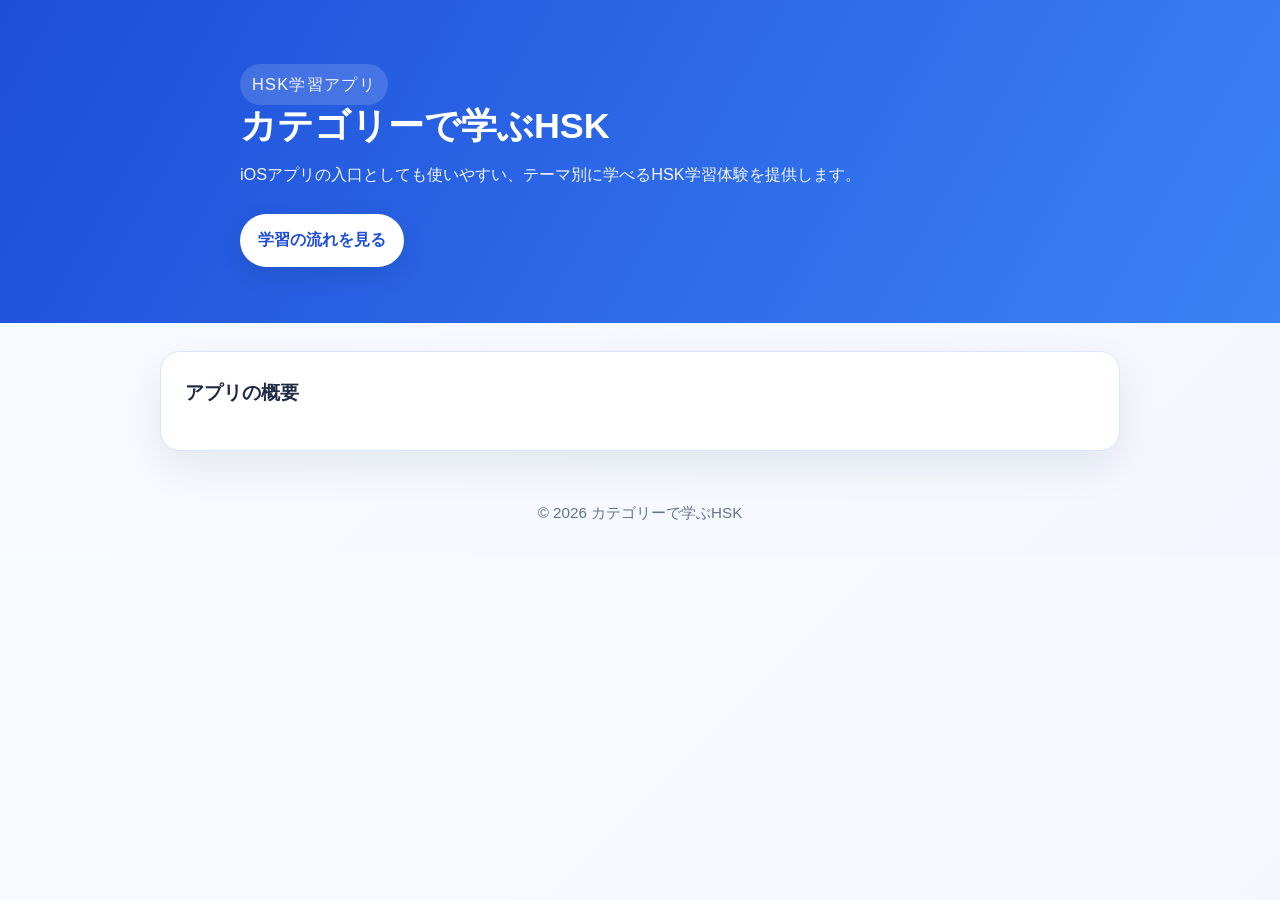
<file: index.html>
<!DOCTYPE html>
<html lang="ja">
<head>
  <meta charset="UTF-8">
  <meta name="viewport" content="width=device-width, initial-scale=1.0">
  <title>カテゴリーで学ぶHSK</title>
  <link rel="stylesheet" href="styles.css">
</head>
<body>
  <header class="hero">
    <div class="container">
      <p class="eyebrow">HSK学習アプリ</p>
      <h1>カテゴリーで学ぶHSK</h1>
      <p>iOSアプリの入口としても使いやすい、テーマ別に学べるHSK学習体験を提供します。</p>
      <div class="hero-actions">
        <a class="btn btn-primary" href="#flow">学習の流れを見る</a>
      </div>
    </div>
  </header>

  <main class="content">
    <div class="container">
      <section class="card">
        <h2>アプリの概要</h2>
      </section>
    </div>
  </main>

  <footer>© 2026 カテゴリーで学ぶHSK</footer>
</body>
</html>
</file>
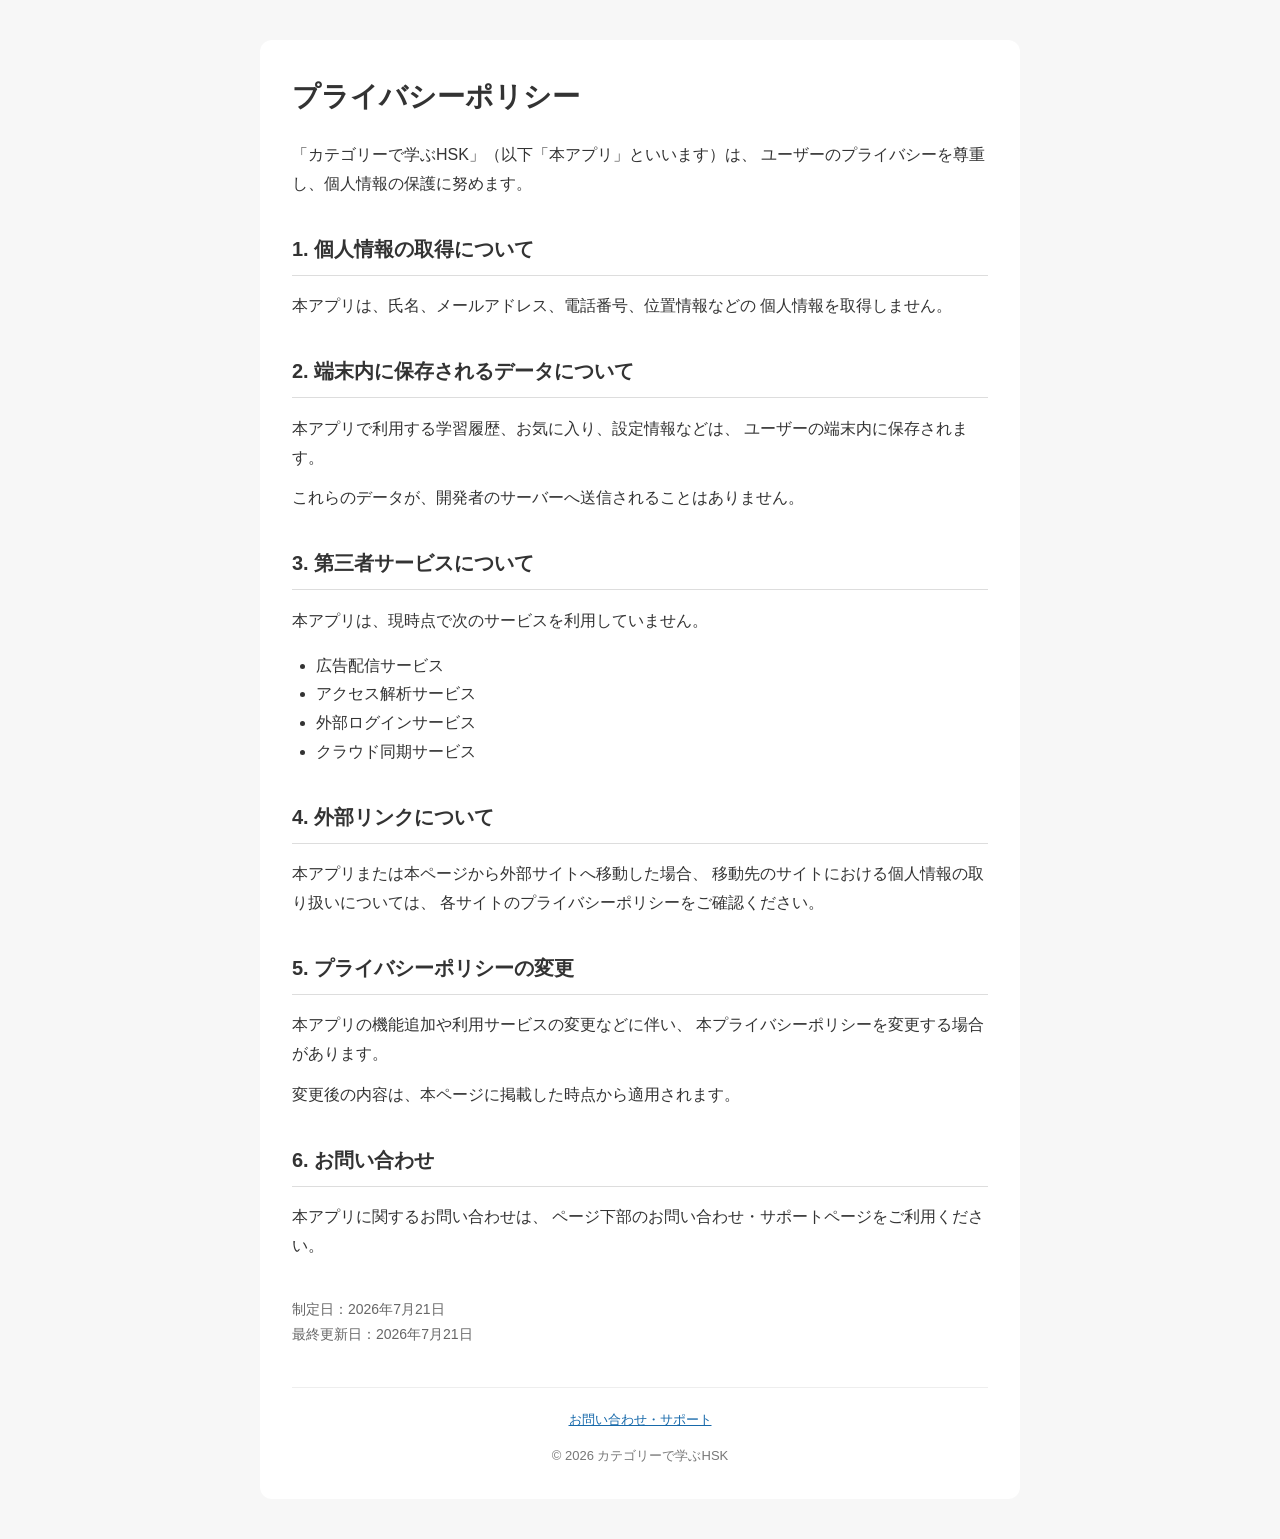
<file: privacy.html>
<!DOCTYPE html>
<html lang="ja">
<head>
  <meta charset="UTF-8">
  <meta name="viewport" content="width=device-width, initial-scale=1.0">

  <title>プライバシーポリシー | カテゴリーで学ぶHSK</title>

  <style>
    body {
      margin: 0;
      background-color: #f7f7f7;
      color: #333333;
      font-family:
        -apple-system,
        BlinkMacSystemFont,
        "Helvetica Neue",
        "Yu Gothic",
        "YuGothic",
        "Hiragino Kaku Gothic ProN",
        Meiryo,
        sans-serif;
      line-height: 1.8;
    }

    .container {
      width: min(92%, 760px);
      margin: 40px auto;
      padding: 32px;
      background-color: #ffffff;
      border-radius: 12px;
      box-sizing: border-box;
    }

    h1 {
      margin-top: 0;
      font-size: 28px;
    }

    h2 {
      margin-top: 32px;
      font-size: 20px;
      border-bottom: 1px solid #dddddd;
      padding-bottom: 8px;
    }

    p {
      margin: 12px 0;
    }

    ul {
      padding-left: 24px;
    }

    .date {
      margin-top: 36px;
      color: #666666;
      font-size: 14px;
    }

    .back-link {
      display: inline-block;
      margin-top: 24px;
    }

    .page-links {
      display: flex;
      justify-content: center;
      gap: 16px;
      margin-bottom: 12px;
    }

    footer {
      margin-top: 40px;
      padding-top: 20px;
      border-top: 1px solid #eeeeee;
      text-align: center;
      color: #777777;
      font-size: 13px;
    }

    a {
      color: #1769aa;
    }

    @media (max-width: 600px) {
      .container {
        margin: 16px auto;
        padding: 22px;
      }

      h1 {
        font-size: 24px;
      }
    }
  </style>
</head>

<body>
  <main class="container">
    <h1>プライバシーポリシー</h1>

    <p>
      「カテゴリーで学ぶHSK」（以下「本アプリ」といいます）は、
      ユーザーのプライバシーを尊重し、個人情報の保護に努めます。
    </p>

    <h2>1. 個人情報の取得について</h2>

    <p>
      本アプリは、氏名、メールアドレス、電話番号、位置情報などの
      個人情報を取得しません。
    </p>

    <h2>2. 端末内に保存されるデータについて</h2>

    <p>
      本アプリで利用する学習履歴、お気に入り、設定情報などは、
      ユーザーの端末内に保存されます。
    </p>

    <p>
      これらのデータが、開発者のサーバーへ送信されることはありません。
    </p>

    <h2>3. 第三者サービスについて</h2>

    <p>本アプリは、現時点で次のサービスを利用していません。</p>

    <ul>
      <li>広告配信サービス</li>
      <li>アクセス解析サービス</li>
      <li>外部ログインサービス</li>
      <li>クラウド同期サービス</li>
    </ul>

    <h2>4. 外部リンクについて</h2>

    <p>
      本アプリまたは本ページから外部サイトへ移動した場合、
      移動先のサイトにおける個人情報の取り扱いについては、
      各サイトのプライバシーポリシーをご確認ください。
    </p>

    <h2>5. プライバシーポリシーの変更</h2>

    <p>
      本アプリの機能追加や利用サービスの変更などに伴い、
      本プライバシーポリシーを変更する場合があります。
    </p>

    <p>
      変更後の内容は、本ページに掲載した時点から適用されます。
    </p>

    <h2>6. お問い合わせ</h2>

    <p>
      本アプリに関するお問い合わせは、
      ページ下部のお問い合わせ・サポートページをご利用ください。
    </p>

    <p class="date">
      制定日：2026年7月21日<br>
      最終更新日：2026年7月21日
    </p>

    <footer>
      <nav class="page-links" aria-label="関連ページ">
        <a href="support.html">お問い合わせ・サポート</a>
      </nav>
      © 2026 カテゴリーで学ぶHSK
    </footer>
  </main>
</body>
</html>
</file>
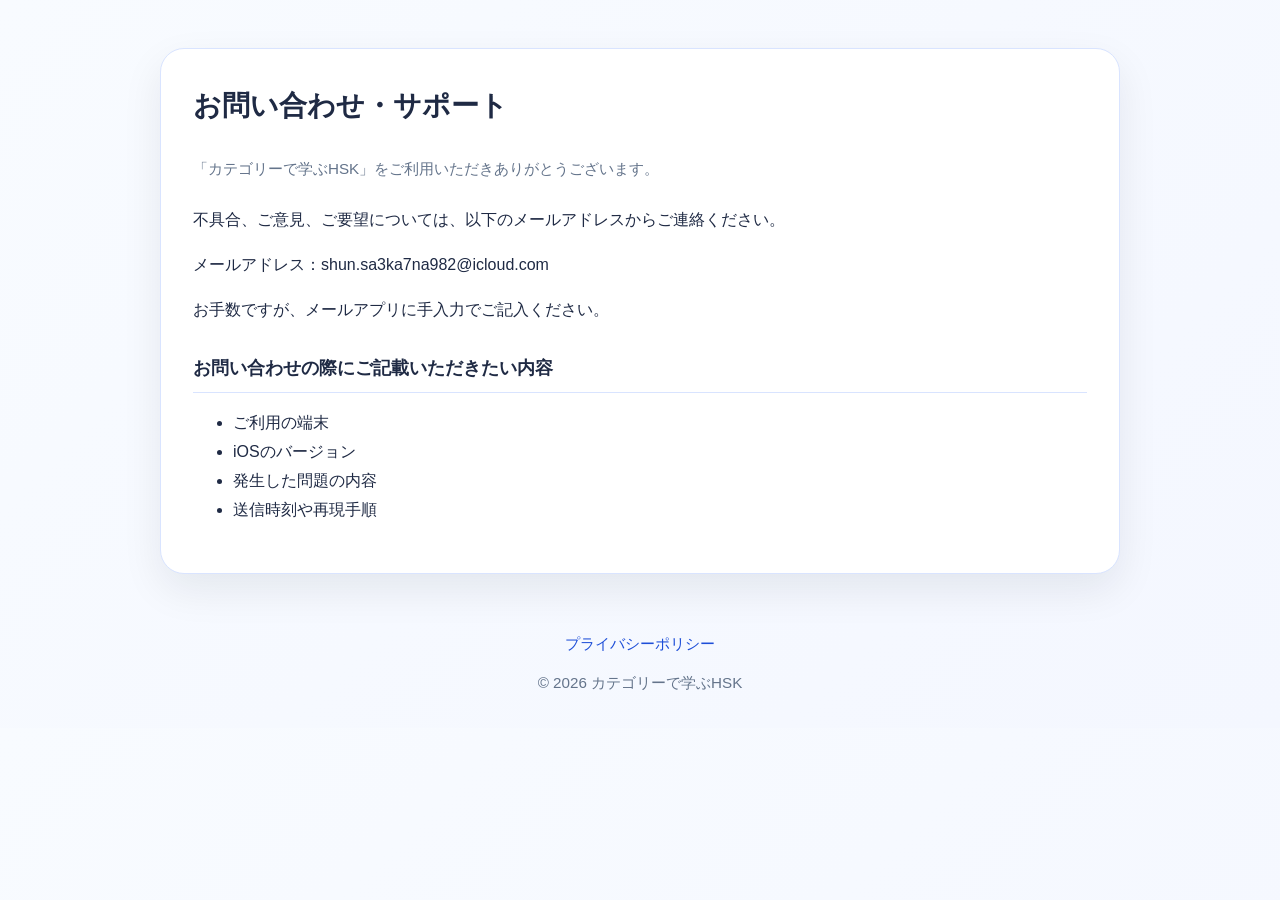
<file: support.html>
<!DOCTYPE html>
<html lang="ja">
<head>
  <meta charset="UTF-8">
  <meta name="viewport" content="width=device-width, initial-scale=1.0">
  <title>お問い合わせ・サポート | カテゴリーで学ぶHSK</title>
  <link rel="stylesheet" href="styles.css">
</head>
<body>
  <main class="page-shell">
    <div class="container">
      <section class="page-card">
        <h1>お問い合わせ・サポート</h1>
        <p class="meta">「カテゴリーで学ぶHSK」をご利用いただきありがとうございます。</p>

        <p>不具合、ご意見、ご要望については、以下のメールアドレスからご連絡ください。</p>
        <p>
          メールアドレス：<span>shun.sa3ka7na982@icloud.com</span>
        </p>
        <p>お手数ですが、メールアプリに手入力でご記入ください。</p>
        <h2>お問い合わせの際にご記載いただきたい内容</h2>
        <ul>
          <li>ご利用の端末</li>
          <li>iOSのバージョン</li>
          <li>発生した問題の内容</li>
          <li>送信時刻や再現手順</li>
        </ul>

      </section>
    </div>
  </main>

  <footer>
    <nav class="page-links" aria-label="関連ページ">
      <a href="privacy.html">プライバシーポリシー</a>
    </nav>
    © 2026 カテゴリーで学ぶHSK
  </footer>
</body>
</html>
</file>
<file: styles.css>
:root {
  color-scheme: light;
  --bg: #f4f7ff;
  --surface: #ffffff;
  --surface-soft: #eef3ff;
  --text: #1f2a44;
  --muted: #64748b;
  --primary: #3b82f6;
  --primary-dark: #1d4ed8;
  --border: #d9e4ff;
  --shadow: 0 16px 40px rgba(15, 23, 42, 0.08);
}

* {
  box-sizing: border-box;
}

body {
  margin: 0;
  font-family: "Hiragino Sans", "Yu Gothic UI", "Noto Sans JP", sans-serif;
  color: var(--text);
  background: linear-gradient(135deg, #f8fbff 0%, var(--bg) 100%);
  line-height: 1.8;
}

a {
  color: var(--primary-dark);
  text-decoration: none;
}

a:hover {
  text-decoration: underline;
}

.hero {
  background: linear-gradient(120deg, #1d4ed8 0%, #3b82f6 100%);
  color: #ffffff;
  padding: 64px 20px 56px;
}

.container {
  width: min(92%, 960px);
  margin: 0 auto;
}

.hero .container {
  max-width: 800px;
}

.eyebrow {
  display: inline-block;
  margin: 0 0 12px;
  padding: 6px 12px;
  border-radius: 999px;
  background: rgba(255, 255, 255, 0.16);
  font-size: 0.9rem;
  letter-spacing: 0.08em;
  text-transform: uppercase;
}

.hero h1 {
  margin: 0 0 12px;
  font-size: clamp(1.8rem, 2.8vw, 2.7rem);
  line-height: 1.2;
}

.hero p {
  margin: 0;
  font-size: 1.02rem;
  opacity: 0.95;
}

.hero-actions {
  margin-top: 24px;
  display: flex;
  flex-wrap: wrap;
  gap: 12px;
}

.btn {
  display: inline-block;
  padding: 12px 18px;
  border-radius: 999px;
  font-weight: 600;
  transition: transform 0.2s ease, box-shadow 0.2s ease;
}

.btn:hover {
  transform: translateY(-1px);
  text-decoration: none;
}

.btn-primary {
  background: #ffffff;
  color: var(--primary-dark);
  box-shadow: 0 8px 24px rgba(0, 0, 0, 0.1);
}

.btn-secondary {
  background: rgba(255, 255, 255, 0.16);
  color: #ffffff;
  border: 1px solid rgba(255, 255, 255, 0.3);
}

.content {
  padding: 28px 0 48px;
}

.card {
  background: var(--surface);
  border: 1px solid var(--border);
  border-radius: 20px;
  padding: 24px;
  box-shadow: var(--shadow);
}

.card + .card,
.card + .card-grid {
  margin-top: 20px;
}

.card-grid {
  display: grid;
  grid-template-columns: repeat(3, minmax(0, 1fr));
  gap: 20px;
  margin-top: 20px;
}

.card-grid .card {
  padding: 22px;
}

.card h2,
.card h3 {
  margin-top: 0;
  font-size: 1.2rem;
}

.card ul {
  margin: 12px 0 0;
  padding-left: 20px;
}

.card li + li {
  margin-top: 8px;
}

.page-shell {
  padding: 48px 20px 56px;
}

.page-card {
  background: var(--surface);
  border: 1px solid var(--border);
  border-radius: 24px;
  padding: 32px;
  box-shadow: var(--shadow);
}

.page-card h1 {
  margin-top: 0;
  font-size: clamp(1.6rem, 2.2vw, 2.2rem);
}

.page-card h2 {
  margin-top: 28px;
  font-size: 1.1rem;
  border-bottom: 1px solid var(--border);
  padding-bottom: 8px;
}

.meta {
  color: var(--muted);
  font-size: 0.95rem;
  margin-bottom: 24px;
}

.support-email {
  display: inline-block;
  margin: 4px 0 0;
  padding: 10px 14px;
  border: 1px solid var(--border);
  border-radius: 8px;
  background: var(--surface-soft);
  font-weight: 600;
}

.email-note {
  color: var(--muted);
  font-size: 0.9rem;
}

.email-template {
  overflow-x: auto;
  margin: 0;
  padding: 16px;
  border: 1px solid var(--border);
  border-radius: 12px;
  background: var(--surface-soft);
  font: inherit;
  white-space: pre-wrap;
}

.page-links {
  display: flex;
  justify-content: center;
  gap: 16px;
  margin-bottom: 12px;
}

footer {
  text-align: center;
  color: var(--muted);
  padding: 0 20px 32px;
  font-size: 0.95rem;
}

@media (max-width: 760px) {
  .card-grid {
    grid-template-columns: 1fr;
  }

  .page-card {
    padding: 24px;
  }
}
</file>
